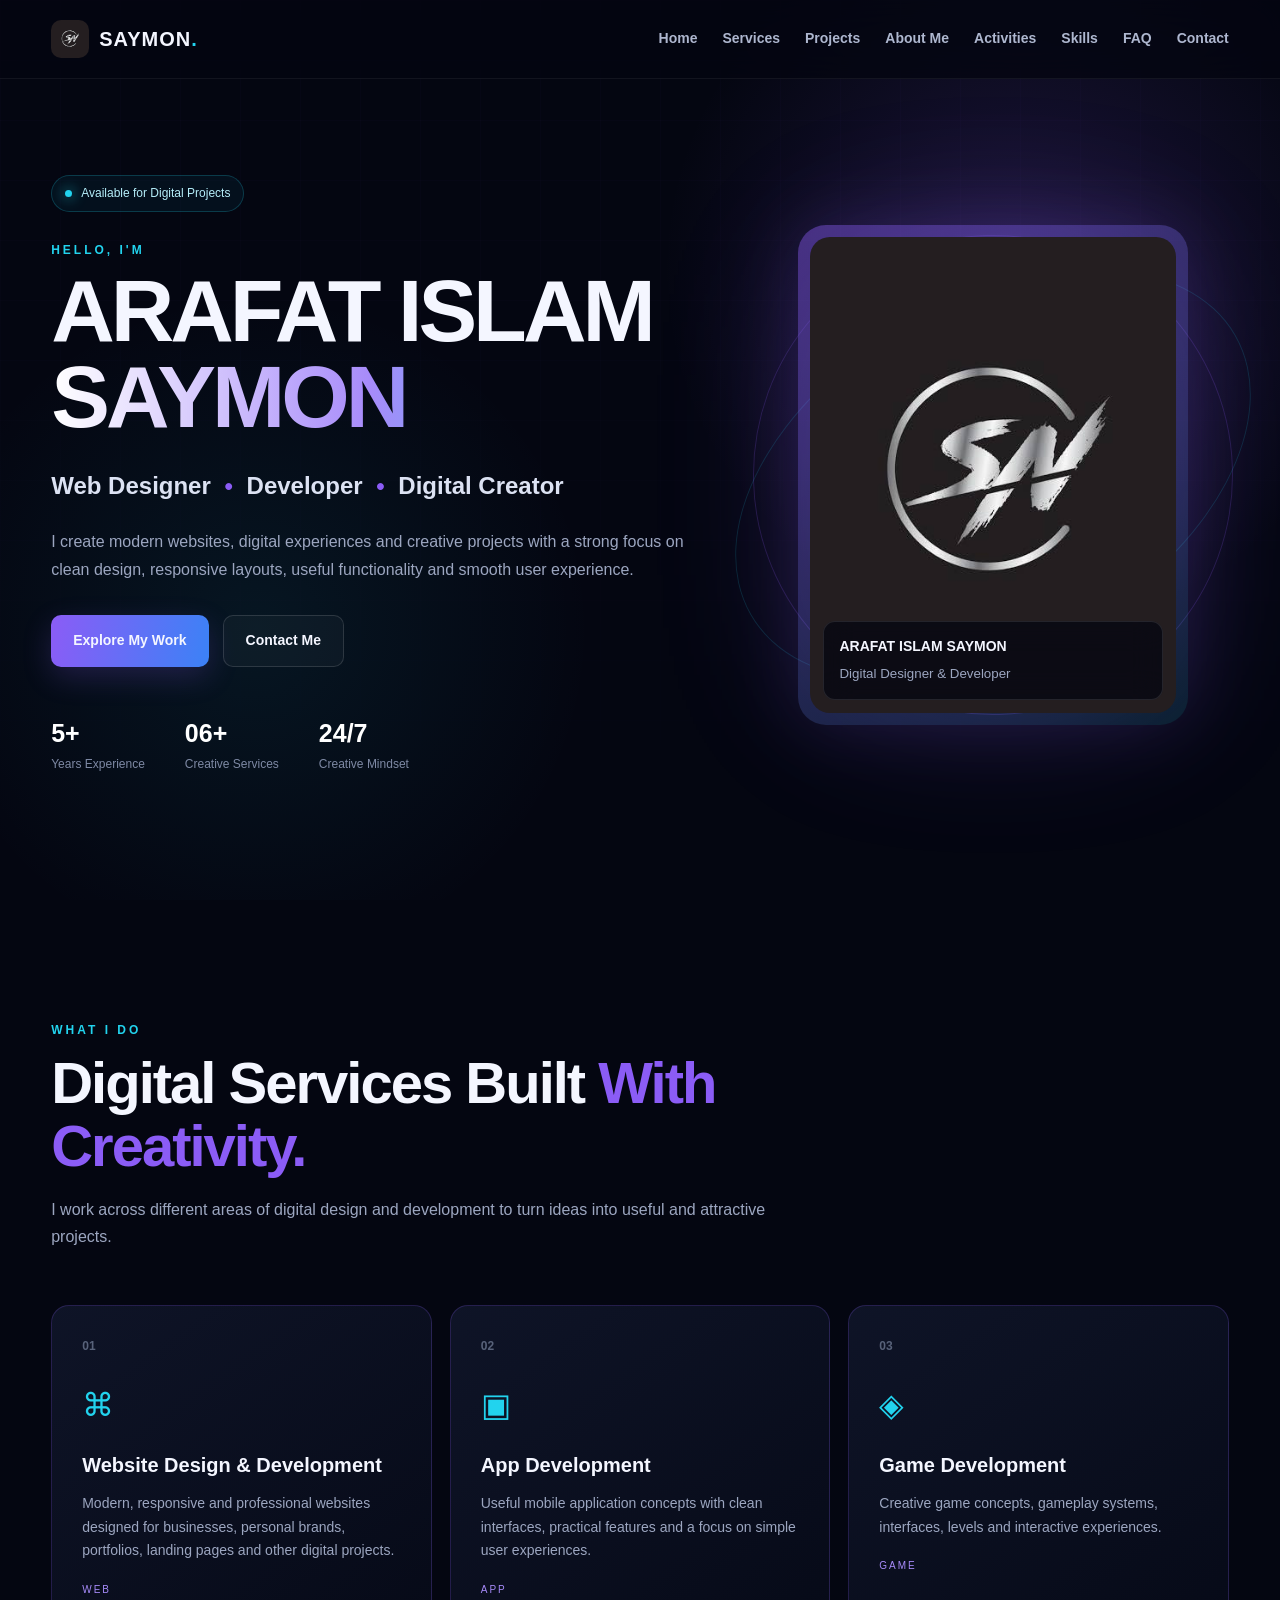
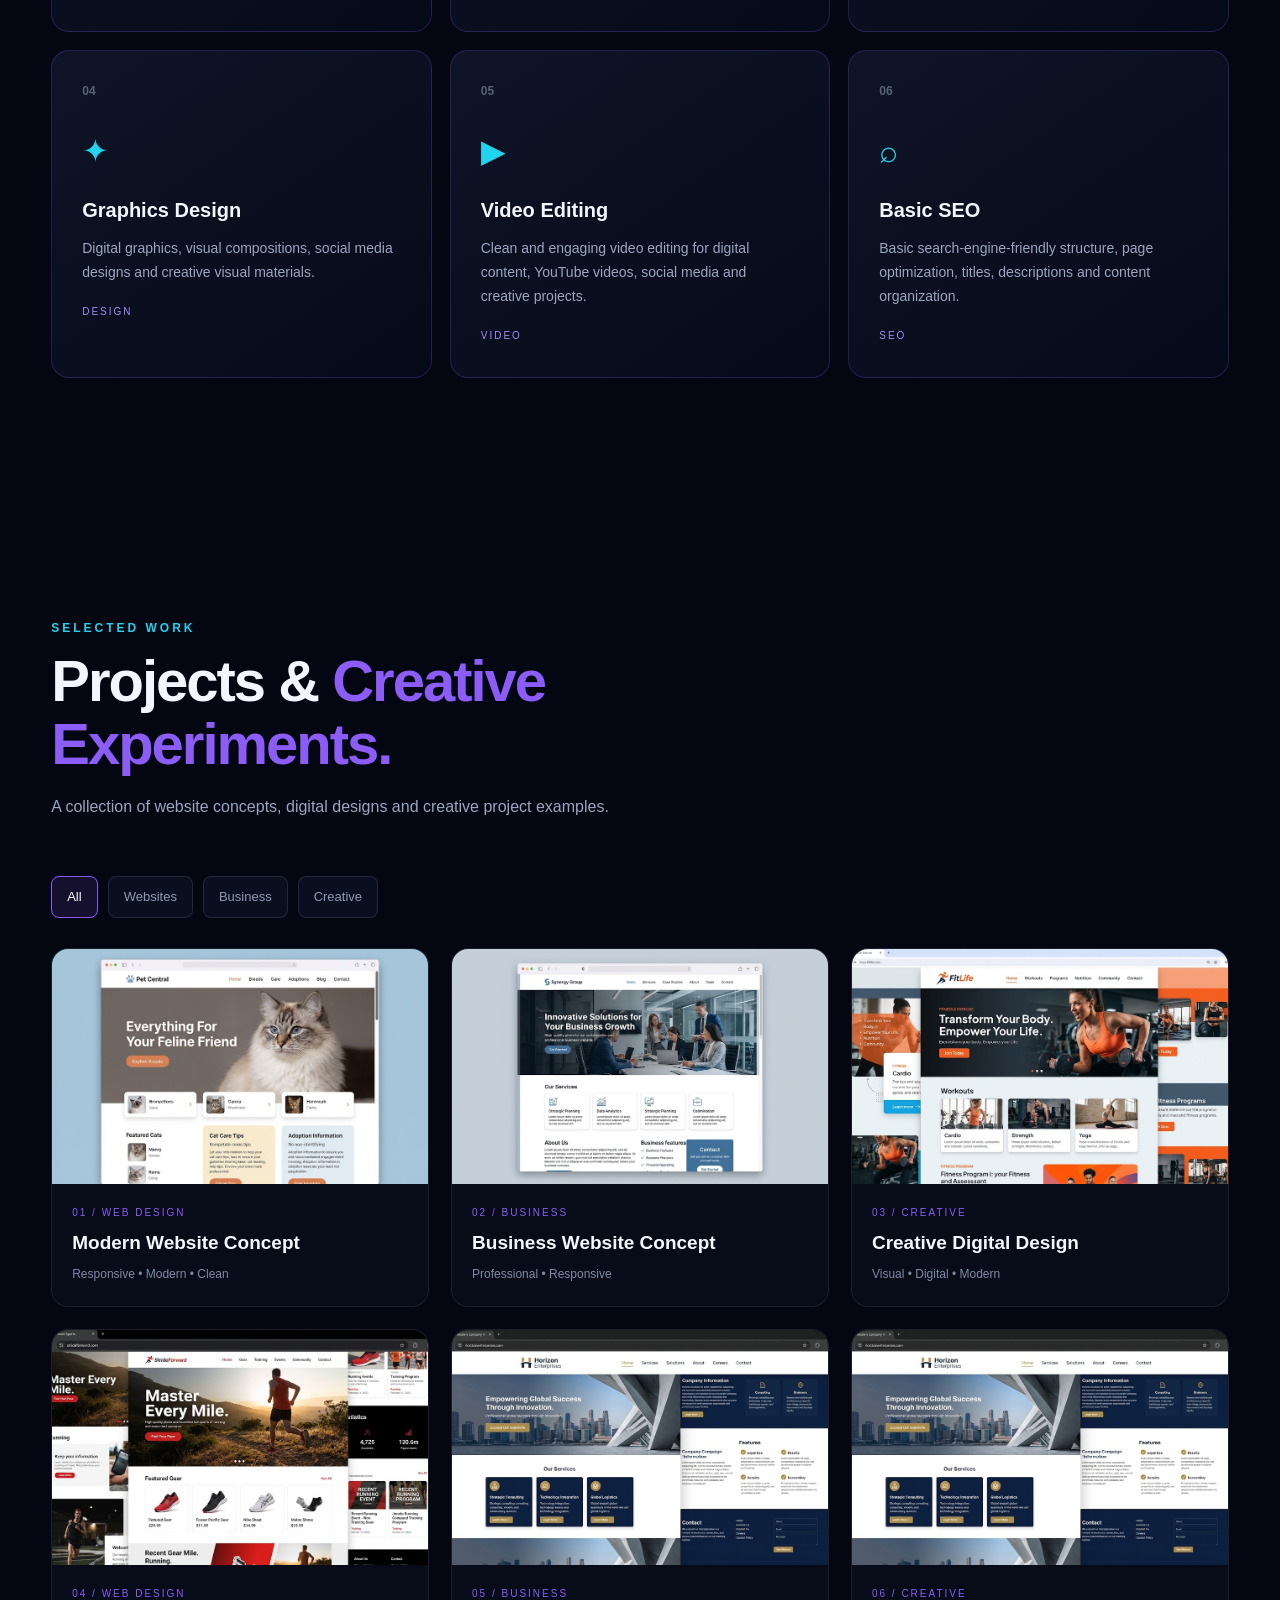
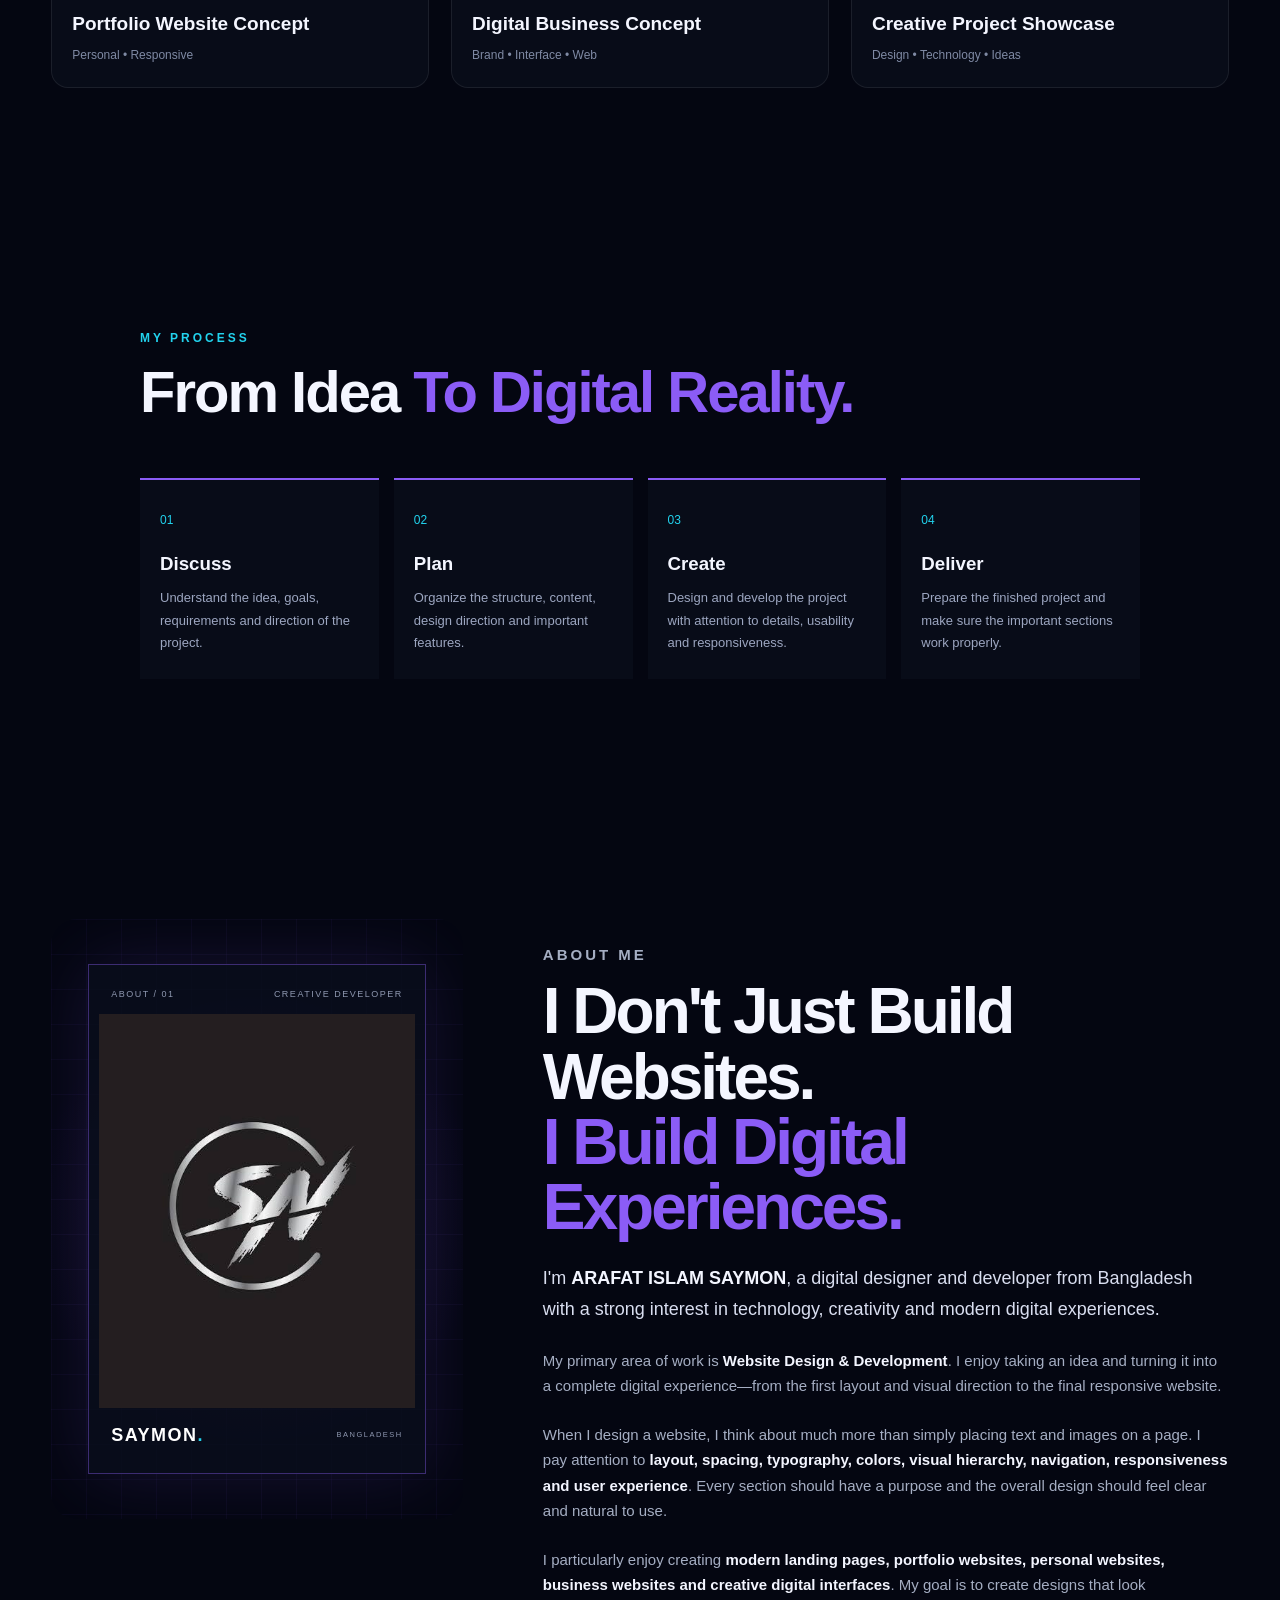
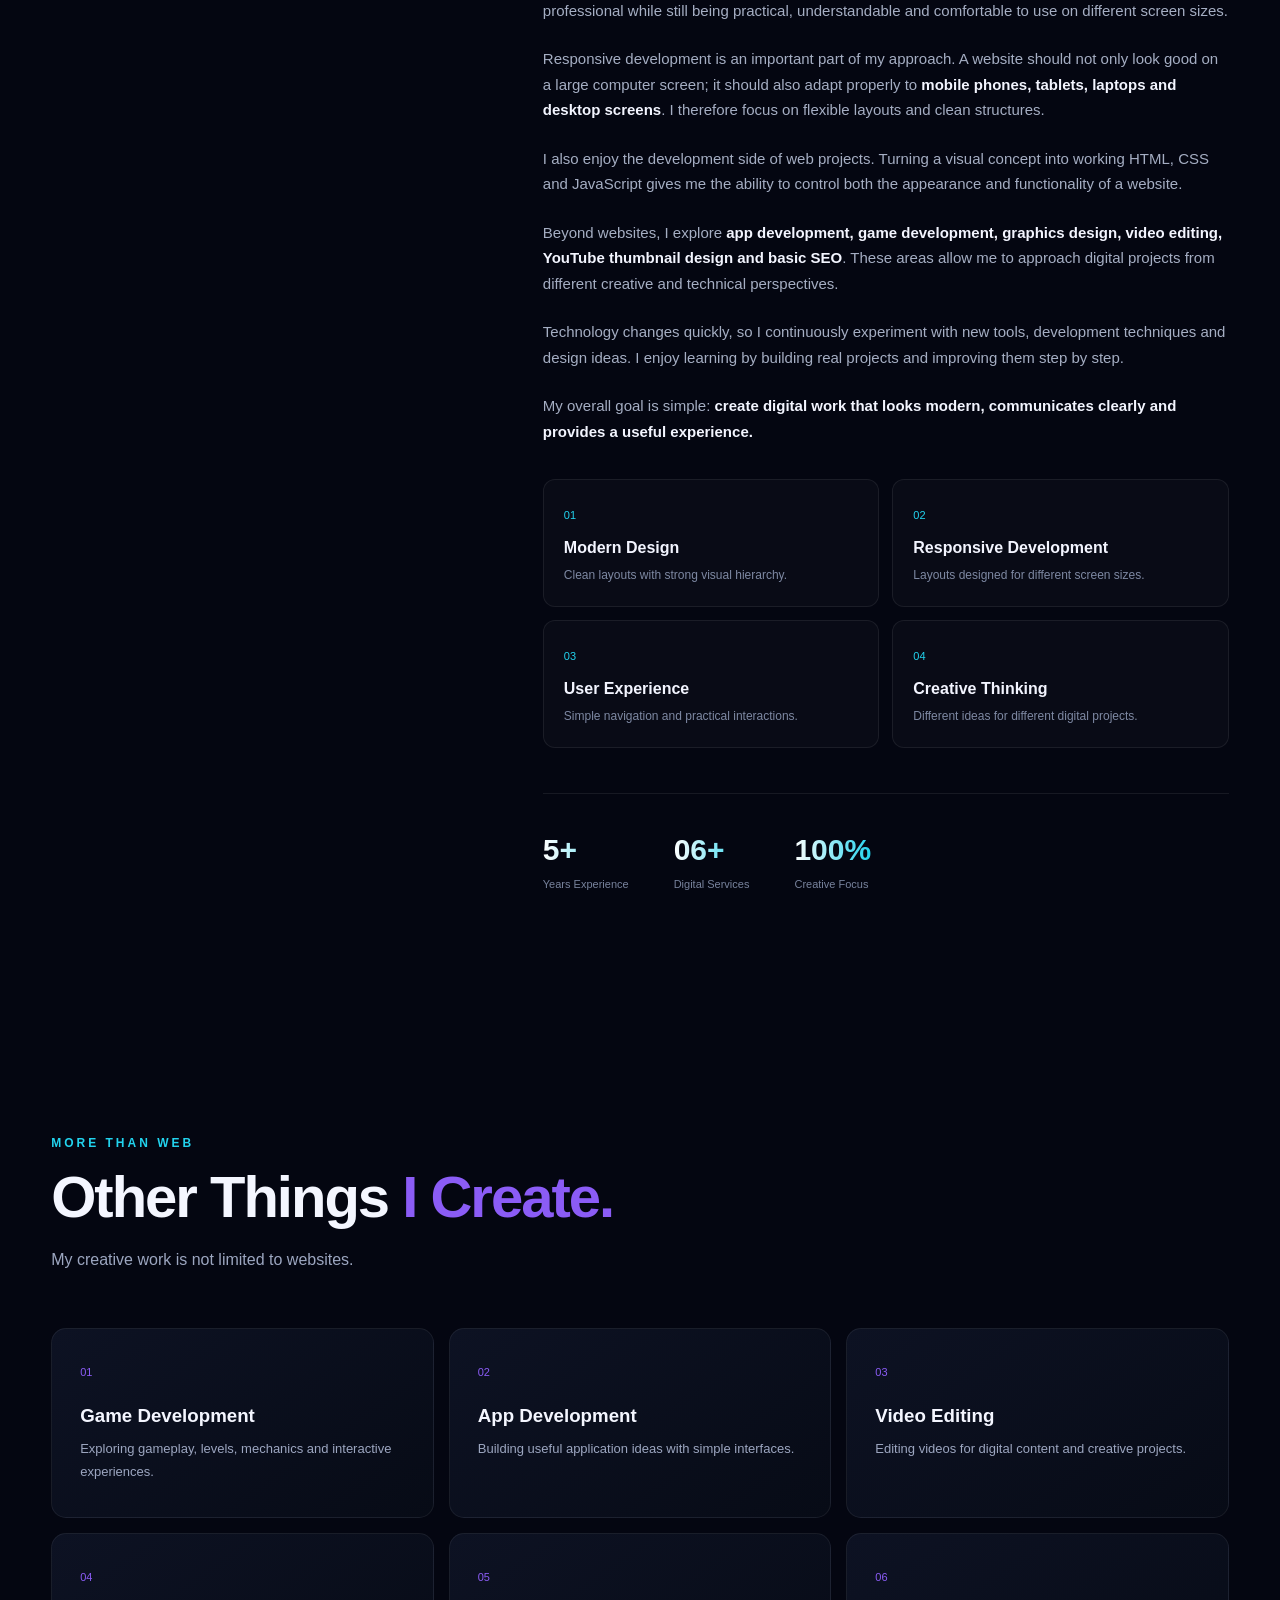
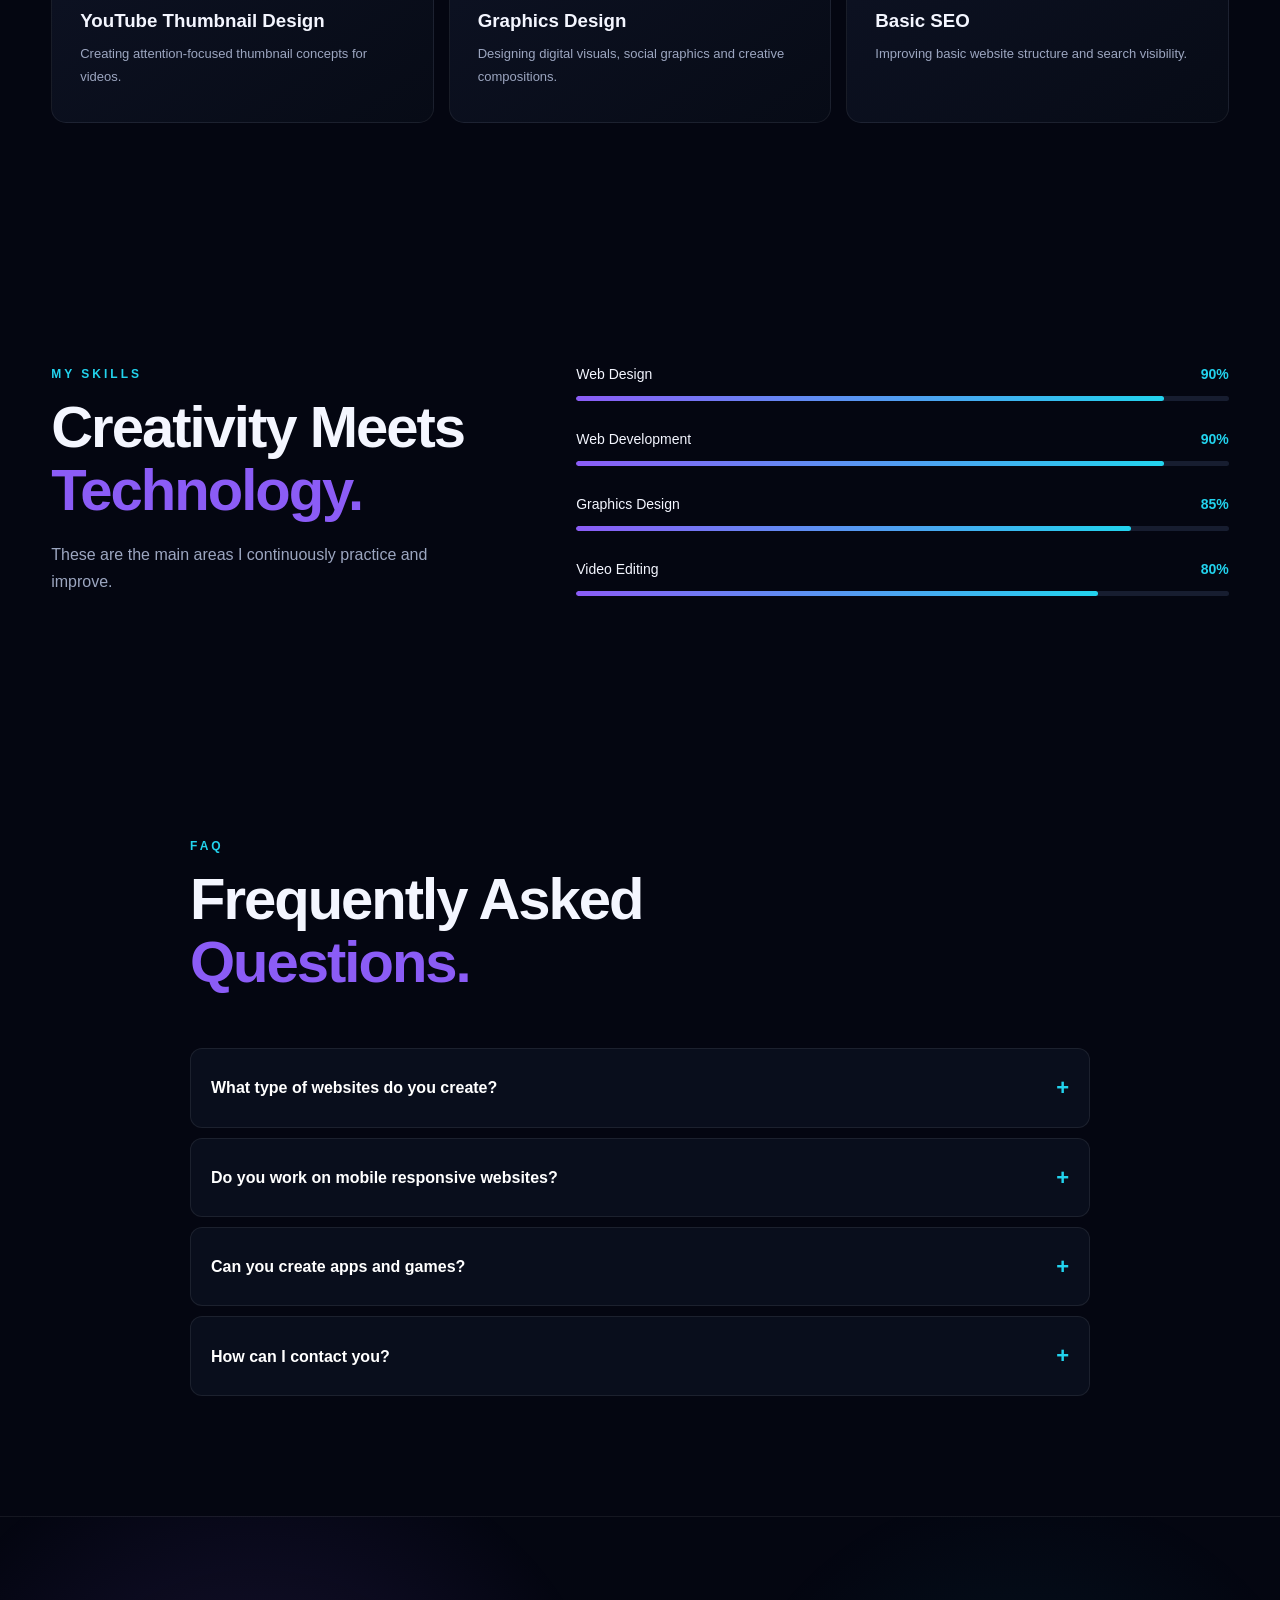
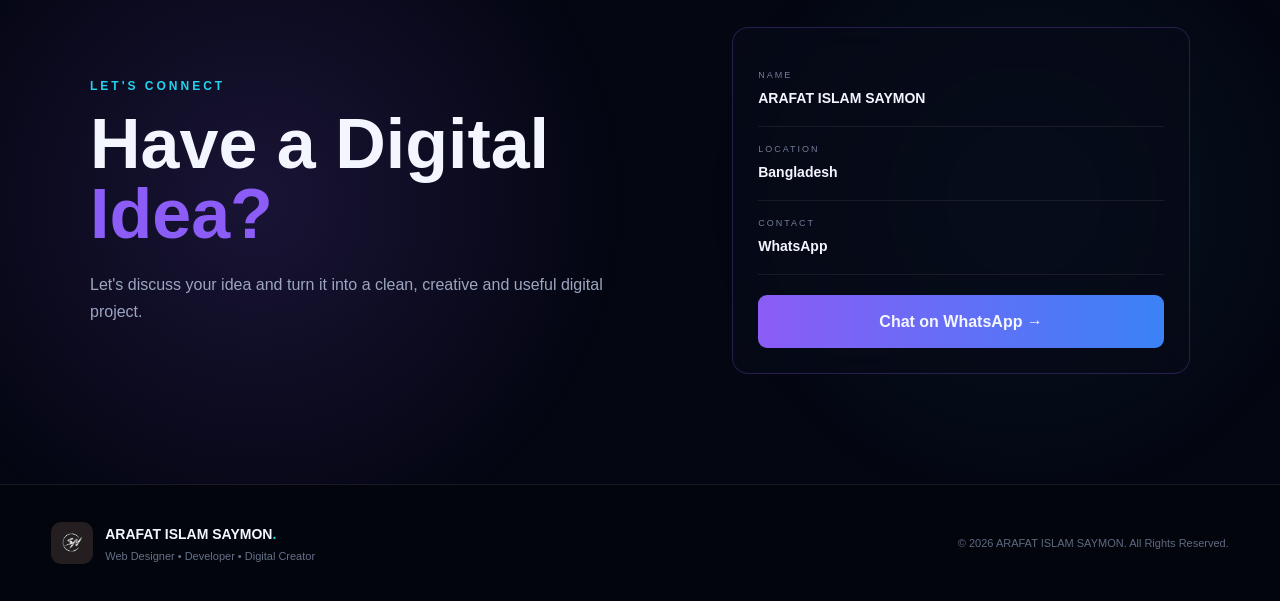
<file: index.html>
<!DOCTYPE html>
<html lang="en">
<head>
    <meta charset="UTF-8">
    <meta name="viewport" content="width=device-width, initial-scale=1.0">

    <title>ARAFAT ISLAM SAYMON | Digital Designer & Developer</title>

    <meta
        name="description"
        content="ARAFAT ISLAM SAYMON - Website Design & Development, App Development, Game Development, Graphics Design, Video Editing and Basic SEO."
    >

    <link rel="stylesheet" href="style.css">
</head>

<body>

<!-- ================= NAVBAR ================= -->

<header class="navbar">
    <div class="nav-container">

        <a href="#home" class="brand">
            <img src="images/logo.jpg" alt="ARAFAT ISLAM SAYMON Logo">
            <span>SAYMON<span class="dot">.</span></span>
        </a>

        <button class="menu-btn" id="menuBtn">
            ☰
        </button>

        <nav id="navMenu">
            <a href="#home">Home</a>
            <a href="#services">Services</a>
            <a href="#projects">Projects</a>
            <a href="#about">About Me</a>
            <a href="#activities">Activities</a>
            <a href="#skills">Skills</a>
            <a href="#faq">FAQ</a>
            <a href="#contact">Contact</a>
        </nav>

    </div>
</header>


<!-- ================= HERO ================= -->

<main>

<section class="hero" id="home">

    <div class="hero-grid"></div>

    <div class="hero-container">

        <div class="hero-content reveal">

            <div class="status">
                <span></span>
                Available for Digital Projects
            </div>

            <p class="hero-small">HELLO, I'M</p>

            <h1>
                ARAFAT ISLAM
                <span>SAYMON</span>
            </h1>

            <h2>
                Web Designer
                <span>•</span>
                Developer
                <span>•</span>
                Digital Creator
            </h2>

            <p class="hero-description">
                I create modern websites, digital experiences and creative
                projects with a strong focus on clean design, responsive
                layouts, useful functionality and smooth user experience.
            </p>

            <div class="hero-buttons">

                <a href="#projects" class="btn primary-btn">
                    Explore My Work
                </a>

                <a href="#contact" class="btn secondary-btn">
                    Contact Me
                </a>

            </div>

            <div class="hero-stats">

                <div>
                    <strong>5+</strong>
                    <span>Years Experience</span>
                </div>

                <div>
                    <strong>06+</strong>
                    <span>Creative Services</span>
                </div>

                <div>
                    <strong>24/7</strong>
                    <span>Creative Mindset</span>
                </div>

            </div>

        </div>


        <div class="hero-profile reveal">

            <div class="profile-orbit orbit-one"></div>
            <div class="profile-orbit orbit-two"></div>

            <div class="profile-card">

                <div class="profile-glow"></div>

                <img
                    src="images/profile.jpg"
                    alt="ARAFAT ISLAM SAYMON"
                >

                <div class="profile-label">
                    <span>ARAFAT ISLAM SAYMON</span>
                    <small>Digital Designer & Developer</small>
                </div>

            </div>

        </div>

    </div>

</section>



<!-- ================= SERVICES ================= -->

<section class="section" id="services">

    <div class="section-heading reveal">

        <p class="small-title">WHAT I DO</p>

        <h2>
            Digital Services Built
            <span>With Creativity.</span>
        </h2>

        <p>
            I work across different areas of digital design and development
            to turn ideas into useful and attractive projects.
        </p>

    </div>


    <div class="service-grid">

        <article class="service-card reveal">
            <div class="service-number">01</div>
            <div class="service-icon">⌘</div>

            <h3>Website Design & Development</h3>

            <p>
                Modern, responsive and professional websites designed for
                businesses, personal brands, portfolios, landing pages and
                other digital projects.
            </p>

            <span class="service-tag">WEB</span>
        </article>


        <article class="service-card reveal">
            <div class="service-number">02</div>
            <div class="service-icon">▣</div>

            <h3>App Development</h3>

            <p>
                Useful mobile application concepts with clean interfaces,
                practical features and a focus on simple user experiences.
            </p>

            <span class="service-tag">APP</span>
        </article>


        <article class="service-card reveal">
            <div class="service-number">03</div>
            <div class="service-icon">◈</div>

            <h3>Game Development</h3>

            <p>
                Creative game concepts, gameplay systems, interfaces,
                levels and interactive experiences.
            </p>

            <span class="service-tag">GAME</span>
        </article>


        <article class="service-card reveal">
            <div class="service-number">04</div>
            <div class="service-icon">✦</div>

            <h3>Graphics Design</h3>

            <p>
                Digital graphics, visual compositions, social media designs
                and creative visual materials.
            </p>

            <span class="service-tag">DESIGN</span>
        </article>


        <article class="service-card reveal">
            <div class="service-number">05</div>
            <div class="service-icon">▶</div>

            <h3>Video Editing</h3>

            <p>
                Clean and engaging video editing for digital content,
                YouTube videos, social media and creative projects.
            </p>

            <span class="service-tag">VIDEO</span>
        </article>


        <article class="service-card reveal">
            <div class="service-number">06</div>
            <div class="service-icon">⌕</div>

            <h3>Basic SEO</h3>

            <p>
                Basic search-engine-friendly structure, page optimization,
                titles, descriptions and content organization.
            </p>

            <span class="service-tag">SEO</span>
        </article>

    </div>

</section>



<!-- ================= PROJECTS ================= -->

<section class="section projects-section" id="projects">

    <div class="section-heading reveal">

        <p class="small-title">SELECTED WORK</p>

        <h2>
            Projects &
            <span>Creative Experiments.</span>
        </h2>

        <p>
            A collection of website concepts, digital designs and creative
            project examples.
        </p>

    </div>


    <div class="project-filter reveal">

        <button class="filter-btn active" data-filter="all">
            All
        </button>

        <button class="filter-btn" data-filter="website">
            Websites
        </button>

        <button class="filter-btn" data-filter="business">
            Business
        </button>

        <button class="filter-btn" data-filter="creative">
            Creative
        </button>

    </div>


    <div class="project-grid">

        <article class="project-card reveal" data-category="website">

            <div class="project-image">
                <img src="images/project-1.jpg" alt="Website Project 1">
                <div class="project-overlay">
                    <span>WEBSITE</span>
                </div>
            </div>

            <div class="project-info">
                <p>01 / WEB DESIGN</p>
                <h3>Modern Website Concept</h3>
                <span>Responsive • Modern • Clean</span>
            </div>

        </article>


        <article class="project-card reveal" data-category="business">

            <div class="project-image">
                <img src="images/project-2.jpg" alt="Business Project 2">
                <div class="project-overlay">
                    <span>BUSINESS</span>
                </div>
            </div>

            <div class="project-info">
                <p>02 / BUSINESS</p>
                <h3>Business Website Concept</h3>
                <span>Professional • Responsive</span>
            </div>

        </article>


        <article class="project-card reveal" data-category="creative">

            <div class="project-image">
                <img src="images/project-3.jpg" alt="Creative Project 3">
                <div class="project-overlay">
                    <span>CREATIVE</span>
                </div>
            </div>

            <div class="project-info">
                <p>03 / CREATIVE</p>
                <h3>Creative Digital Design</h3>
                <span>Visual • Digital • Modern</span>
            </div>

        </article>


        <article class="project-card reveal" data-category="website">

            <div class="project-image">
                <img src="images/project-4.jpg" alt="Website Project 4">
                <div class="project-overlay">
                    <span>WEBSITE</span>
                </div>
            </div>

            <div class="project-info">
                <p>04 / WEB DESIGN</p>
                <h3>Portfolio Website Concept</h3>
                <span>Personal • Responsive</span>
            </div>

        </article>


        <article class="project-card reveal" data-category="business">

            <div class="project-image">
                <img src="images/project-5.jpg" alt="Business Project 5">
                <div class="project-overlay">
                    <span>BUSINESS</span>
                </div>
            </div>

            <div class="project-info">
                <p>05 / BUSINESS</p>
                <h3>Digital Business Concept</h3>
                <span>Brand • Interface • Web</span>
            </div>

        </article>


        <article class="project-card reveal" data-category="creative">

            <div class="project-image">
                <img src="images/project-6.jpg" alt="Creative Project 6">
                <div class="project-overlay">
                    <span>CREATIVE</span>
                </div>
            </div>

            <div class="project-info">
                <p>06 / CREATIVE</p>
                <h3>Creative Project Showcase</h3>
                <span>Design • Technology • Ideas</span>
            </div>

        </article>

    </div>

</section>



<!-- ================= PROCESS ================= -->

<section class="section process-section">

    <div class="section-heading reveal">

        <p class="small-title">MY PROCESS</p>

        <h2>
            From Idea
            <span>To Digital Reality.</span>
        </h2>

    </div>


    <div class="process-grid">

        <div class="process-card reveal">
            <span>01</span>
            <h3>Discuss</h3>
            <p>
                Understand the idea, goals, requirements and direction of
                the project.
            </p>
        </div>


        <div class="process-card reveal">
            <span>02</span>
            <h3>Plan</h3>
            <p>
                Organize the structure, content, design direction and
                important features.
            </p>
        </div>


        <div class="process-card reveal">
            <span>03</span>
            <h3>Create</h3>
            <p>
                Design and develop the project with attention to details,
                usability and responsiveness.
            </p>
        </div>


        <div class="process-card reveal">
            <span>04</span>
            <h3>Deliver</h3>
            <p>
                Prepare the finished project and make sure the important
                sections work properly.
            </p>
        </div>

    </div>

</section>



<!-- ================= ABOUT ME ================= -->

<section class="section about-section" id="about">

    <div class="about-visual reveal">

        <div class="about-grid"></div>

        <div class="about-frame">

            <div class="about-top">
                <span>ABOUT / 01</span>
                <span>CREATIVE DEVELOPER</span>
            </div>

            <img
                src="images/profile.jpg"
                alt="ARAFAT ISLAM SAYMON"
            >

            <div class="about-bottom">
                <strong>SAYMON<span>.</span></strong>
                <small>BANGLADESH</small>
            </div>

        </div>

    </div>


    <div class="about-content reveal">

        <p class="small-title">ABOUT ME</p>

        <h2>
            I Don't Just Build Websites.
            <span>I Build Digital Experiences.</span>
        </h2>


        <p class="about-lead">
            I'm <strong>ARAFAT ISLAM SAYMON</strong>, a digital designer and
            developer from Bangladesh with a strong interest in technology,
            creativity and modern digital experiences.
        </p>


        <p>
            My primary area of work is
            <strong>Website Design & Development</strong>. I enjoy taking an
            idea and turning it into a complete digital experience—from the
            first layout and visual direction to the final responsive
            website.
        </p>


        <p>
            When I design a website, I think about much more than simply
            placing text and images on a page. I pay attention to
            <strong>layout, spacing, typography, colors, visual hierarchy,
            navigation, responsiveness and user experience</strong>.
            Every section should have a purpose and the overall design should
            feel clear and natural to use.
        </p>


        <p>
            I particularly enjoy creating
            <strong>modern landing pages, portfolio websites, personal
            websites, business websites and creative digital interfaces</strong>.
            My goal is to create designs that look professional while still
            being practical, understandable and comfortable to use on
            different screen sizes.
        </p>


        <p>
            Responsive development is an important part of my approach.
            A website should not only look good on a large computer screen;
            it should also adapt properly to
            <strong>mobile phones, tablets, laptops and desktop
            screens</strong>.
            I therefore focus on flexible layouts and clean structures.
        </p>


        <p>
            I also enjoy the development side of web projects. Turning a
            visual concept into working HTML, CSS and JavaScript gives me the
            ability to control both the appearance and functionality of a
            website.
        </p>


        <p>
            Beyond websites, I explore
            <strong>app development, game development, graphics design,
            video editing, YouTube thumbnail design and basic SEO</strong>.
            These areas allow me to approach digital projects from different
            creative and technical perspectives.
        </p>


        <p>
            Technology changes quickly, so I continuously experiment with
            new tools, development techniques and design ideas. I enjoy
            learning by building real projects and improving them step by
            step.
        </p>


        <p>
            My overall goal is simple:
            <strong>create digital work that looks modern, communicates
            clearly and provides a useful experience.</strong>
        </p>


        <div class="about-points">

            <div>
                <span>01</span>
                <strong>Modern Design</strong>
                <p>Clean layouts with strong visual hierarchy.</p>
            </div>

            <div>
                <span>02</span>
                <strong>Responsive Development</strong>
                <p>Layouts designed for different screen sizes.</p>
            </div>

            <div>
                <span>03</span>
                <strong>User Experience</strong>
                <p>Simple navigation and practical interactions.</p>
            </div>

            <div>
                <span>04</span>
                <strong>Creative Thinking</strong>
                <p>Different ideas for different digital projects.</p>
            </div>

        </div>


        <div class="about-numbers">

            <div>
                <strong>5+</strong>
                <span>Years Experience</span>
            </div>

            <div>
                <strong>06+</strong>
                <span>Digital Services</span>
            </div>

            <div>
                <strong>100%</strong>
                <span>Creative Focus</span>
            </div>

        </div>

    </div>

</section>



<!-- ================= ACTIVITIES ================= -->

<section class="section" id="activities">

    <div class="section-heading reveal">

        <p class="small-title">MORE THAN WEB</p>

        <h2>
            Other Things
            <span>I Create.</span>
        </h2>

        <p>
            My creative work is not limited to websites.
        </p>

    </div>


    <div class="activity-grid">

        <div class="activity-card reveal">
            <span>01</span>
            <h3>Game Development</h3>
            <p>
                Exploring gameplay, levels, mechanics and interactive
                experiences.
            </p>
        </div>


        <div class="activity-card reveal">
            <span>02</span>
            <h3>App Development</h3>
            <p>
                Building useful application ideas with simple interfaces.
            </p>
        </div>


        <div class="activity-card reveal">
            <span>03</span>
            <h3>Video Editing</h3>
            <p>
                Editing videos for digital content and creative projects.
            </p>
        </div>


        <div class="activity-card reveal">
            <span>04</span>
            <h3>YouTube Thumbnail Design</h3>
            <p>
                Creating attention-focused thumbnail concepts for videos.
            </p>
        </div>


        <div class="activity-card reveal">
            <span>05</span>
            <h3>Graphics Design</h3>
            <p>
                Designing digital visuals, social graphics and creative
                compositions.
            </p>
        </div>


        <div class="activity-card reveal">
            <span>06</span>
            <h3>Basic SEO</h3>
            <p>
                Improving basic website structure and search visibility.
            </p>
        </div>

    </div>

</section>



<!-- ================= SKILLS ================= -->

<section class="section skills-section" id="skills">

    <div class="skills-intro reveal">

        <p class="small-title">MY SKILLS</p>

        <h2>
            Creativity Meets
            <span>Technology.</span>
        </h2>

        <p>
            These are the main areas I continuously practice and improve.
        </p>

    </div>


    <div class="skills-list reveal">

        <div class="skill">

            <div class="skill-head">
                <span>Web Design</span>
                <strong>90%</strong>
            </div>

            <div class="skill-bar">
                <span style="width:90%"></span>
            </div>

        </div>


        <div class="skill">

            <div class="skill-head">
                <span>Web Development</span>
                <strong>90%</strong>
            </div>

            <div class="skill-bar">
                <span style="width:90%"></span>
            </div>

        </div>


        <div class="skill">

            <div class="skill-head">
                <span>Graphics Design</span>
                <strong>85%</strong>
            </div>

            <div class="skill-bar">
                <span style="width:85%"></span>
            </div>

        </div>


        <div class="skill">

            <div class="skill-head">
                <span>Video Editing</span>
                <strong>80%</strong>
            </div>

            <div class="skill-bar">
                <span style="width:80%"></span>
            </div>

        </div>

    </div>

</section>



<!-- ================= FAQ ================= -->

<section class="section faq-section" id="faq">

    <div class="section-heading reveal">

        <p class="small-title">FAQ</p>

        <h2>
            Frequently Asked
            <span>Questions.</span>
        </h2>

    </div>


    <div class="faq-list">

        <div class="faq-item reveal">

            <button class="faq-question">
                What type of websites do you create?
                <span>+</span>
            </button>

            <div class="faq-answer">
                <p>
                    I can work on portfolio websites, personal websites,
                    landing pages, business websites and other modern
                    responsive website concepts.
                </p>
            </div>

        </div>


        <div class="faq-item reveal">

            <button class="faq-question">
                Do you work on mobile responsive websites?
                <span>+</span>
            </button>

            <div class="faq-answer">
                <p>
                    Yes. Responsive design is an important part of my web
                    development approach so the layout can adapt to phones,
                    tablets and computers.
                </p>
            </div>

        </div>


        <div class="faq-item reveal">

            <button class="faq-question">
                Can you create apps and games?
                <span>+</span>
            </button>

            <div class="faq-answer">
                <p>
                    Yes. App and game development are also areas that I
                    explore and work on as part of my digital projects.
                </p>
            </div>

        </div>


        <div class="faq-item reveal">

            <button class="faq-question">
                How can I contact you?
                <span>+</span>
            </button>

            <div class="faq-answer">
                <p>
                    You can contact me directly through WhatsApp using the
                    contact button below.
                </p>
            </div>

        </div>

    </div>

</section>



<!-- ================= CONTACT ================= -->

<section class="contact-section" id="contact">

    <div class="contact-glow"></div>

    <div class="contact-container reveal">

        <div>

            <p class="small-title">LET'S CONNECT</p>

            <h2>
                Have a Digital
                <span>Idea?</span>
            </h2>

            <p>
                Let's discuss your idea and turn it into a clean,
                creative and useful digital project.
            </p>

        </div>


        <div class="contact-card">

            <div class="contact-row">
                <span>NAME</span>
                <strong>ARAFAT ISLAM SAYMON</strong>
            </div>

            <div class="contact-row">
                <span>LOCATION</span>
                <strong>Bangladesh</strong>
            </div>

            <div class="contact-row">
                <span>CONTACT</span>
                <strong>WhatsApp</strong>
            </div>

            <a
                class="whatsapp-btn"
                href="https://wa.me/8801626450128"
                target="_blank"
                rel="noopener"
            >
                Chat on WhatsApp →
            </a>

        </div>

    </div>

</section>

</main>



<!-- ================= FOOTER ================= -->

<footer>

    <div class="footer-container">

        <div class="footer-brand">

            <img src="images/logo.jpg" alt="Saymon Logo">

            <div>
                <strong>ARAFAT ISLAM SAYMON<span>.</span></strong>

                <p>
                    Web Designer • Developer • Digital Creator
                </p>
            </div>

        </div>


        <p class="copyright">
            © 2026 ARAFAT ISLAM SAYMON. All Rights Reserved.
        </p>

    </div>

</footer>


<script src="script.js"></script>

</body>
</html>
</file>
<file: style.css>
/* =====================================================
   SAYMON PORTFOLIO
   DIGITAL / NEON / MODERN DESIGN
===================================================== */

* {
    margin: 0;
    padding: 0;
    box-sizing: border-box;
}

html {
    scroll-behavior: smooth;
}

body {
    font-family: Arial, Helvetica, sans-serif;
    background: #040611;
    color: #f4f6ff;
    line-height: 1.7;
    overflow-x: hidden;
}

body::selection {
    background: #8b5cf6;
    color: white;
}

a {
    color: inherit;
    text-decoration: none;
}

img {
    display: block;
    max-width: 100%;
}

button {
    font: inherit;
}

:root {
    --bg: #040611;
    --bg2: #080b18;
    --card: #0b1020;
    --card2: #10162a;

    --white: #f6f7ff;
    --muted: #9ca6c0;

    --purple: #8b5cf6;
    --purple2: #a855f7;

    --cyan: #22d3ee;
    --blue: #3b82f6;

    --border: rgba(139, 92, 246, 0.22);
}


/* =====================================================
   NAVBAR
===================================================== */

.navbar {
    position: fixed;
    top: 0;
    left: 0;
    width: 100%;
    z-index: 1000;

    background: rgba(4, 6, 17, 0.78);
    backdrop-filter: blur(18px);

    border-bottom: 1px solid rgba(255,255,255,0.06);
}

.nav-container {
    width: min(1180px, 92%);
    margin: auto;

    min-height: 78px;

    display: flex;
    align-items: center;
    justify-content: space-between;
}

.brand {
    display: flex;
    align-items: center;
    gap: 10px;

    font-size: 20px;
    font-weight: 900;
    letter-spacing: 1px;
}

.brand img {
    width: 38px;
    height: 38px;
    object-fit: cover;
    border-radius: 10px;
}

.brand .dot {
    color: var(--cyan);
}

nav {
    display: flex;
    align-items: center;
    gap: 25px;
}

nav a {
    color: #aeb7cf;
    font-size: 14px;
    font-weight: 600;

    transition: 0.25s;
}

nav a:hover {
    color: white;
}

.menu-btn {
    display: none;

    border: 1px solid var(--border);
    background: #0c1122;
    color: white;

    padding: 8px 11px;
    border-radius: 8px;

    cursor: pointer;
}


/* =====================================================
   HERO
===================================================== */

.hero {
    min-height: 100vh;

    position: relative;
    overflow: hidden;

    display: flex;
    align-items: center;

    padding: 140px 0 90px;

    background:
        radial-gradient(circle at 80% 30%, rgba(139,92,246,0.18), transparent 30%),
        radial-gradient(circle at 20% 70%, rgba(34,211,238,0.08), transparent 28%);
}

.hero-grid {
    position: absolute;
    inset: 0;

    opacity: 0.18;

    background-image:
        linear-gradient(rgba(139,92,246,0.13) 1px, transparent 1px),
        linear-gradient(90deg, rgba(139,92,246,0.13) 1px, transparent 1px);

    background-size: 60px 60px;

    mask-image: linear-gradient(to bottom, black, transparent);
}

.hero-container {
    width: min(1180px, 92%);
    margin: auto;

    position: relative;
    z-index: 2;

    display: grid;
    grid-template-columns: 1.15fr 0.85fr;

    align-items: center;
    gap: 70px;
}

.status {
    display: inline-flex;
    align-items: center;
    gap: 9px;

    padding: 7px 13px;

    border: 1px solid rgba(34,211,238,0.22);
    background: rgba(34,211,238,0.05);

    border-radius: 30px;

    color: #b5eefa;
    font-size: 12px;
}

.status span {
    width: 7px;
    height: 7px;

    border-radius: 50%;
    background: #22d3ee;

    box-shadow: 0 0 14px #22d3ee;
}

.hero-small,
.small-title {
    color: var(--cyan);

    font-size: 12px;
    font-weight: 800;

    letter-spacing: 3px;
}

.hero-small {
    margin-top: 28px;
}

.hero h1 {
    margin-top: 8px;

    font-size: clamp(48px, 7vw, 88px);
    line-height: 0.98;

    letter-spacing: -4px;
}

.hero h1 span {
    display: block;

    background: linear-gradient(
        90deg,
        #ffffff,
        #a78bfa,
        #22d3ee
    );

    -webkit-background-clip: text;
    background-clip: text;

    color: transparent;
}

.hero h2 {
    margin-top: 25px;

    font-size: clamp(17px, 2vw, 24px);

    color: #dce2f3;
}

.hero h2 span {
    color: var(--purple);
    margin: 0 7px;
}

.hero-description {
    max-width: 650px;

    margin-top: 22px;

    color: var(--muted);
    font-size: 16px;
}

.hero-buttons {
    display: flex;
    gap: 14px;

    margin-top: 32px;
}

.btn {
    display: inline-flex;

    align-items: center;
    justify-content: center;

    padding: 13px 22px;

    border-radius: 10px;

    font-weight: 700;
    font-size: 14px;

    transition: 0.3s;
}

.primary-btn {
    background: linear-gradient(
        100deg,
        var(--purple),
        var(--blue)
    );

    box-shadow:
        0 10px 30px rgba(139,92,246,0.2);
}

.primary-btn:hover {
    transform: translateY(-3px);
}

.secondary-btn {
    border: 1px solid rgba(255,255,255,0.13);
    background: rgba(255,255,255,0.03);
}

.secondary-btn:hover {
    border-color: var(--cyan);
    color: var(--cyan);
}

.hero-stats {
    display: flex;
    gap: 40px;

    margin-top: 45px;
}

.hero-stats div {
    display: flex;
    flex-direction: column;
}

.hero-stats strong {
    font-size: 25px;
    color: white;
}

.hero-stats span {
    color: #7e89a4;
    font-size: 12px;
}


/* HERO PROFILE */

.hero-profile {
    position: relative;

    display: flex;
    justify-content: center;
    align-items: center;

    min-height: 500px;
}

.profile-card {
    width: min(390px, 90vw);
    aspect-ratio: 0.78;

    position: relative;

    padding: 12px;

    border-radius: 28px;

    background:
        linear-gradient(
            145deg,
            rgba(139,92,246,0.45),
            rgba(34,211,238,0.12)
        );

    box-shadow:
        0 0 70px rgba(139,92,246,0.15);
}

.profile-card img {
    width: 100%;
    height: 100%;

    object-fit: cover;

    border-radius: 20px;

    position: relative;
    z-index: 2;
}

.profile-glow {
    position: absolute;

    width: 80%;
    height: 80%;

    left: 10%;
    top: 10%;

    background: var(--purple);

    filter: blur(90px);
    opacity: 0.3;
}

.profile-label {
    position: absolute;

    left: 25px;
    right: 25px;
    bottom: 25px;

    z-index: 5;

    padding: 13px 15px;

    border-radius: 12px;

    background: rgba(4,6,17,0.75);
    backdrop-filter: blur(15px);

    border: 1px solid rgba(255,255,255,0.1);
}

.profile-label span {
    display: block;

    font-size: 14px;
    font-weight: 800;
}

.profile-label small {
    color: #9ca6c0;
}

.profile-orbit {
    position: absolute;

    border: 1px solid rgba(139,92,246,0.2);

    border-radius: 50%;
}

.orbit-one {
    width: 480px;
    height: 480px;

    transform: rotate(20deg);
}

.orbit-two {
    width: 560px;
    height: 350px;

    border-color: rgba(34,211,238,0.15);

    transform: rotate(-30deg);
}


/* =====================================================
   GENERAL SECTION
===================================================== */

.section {
    width: min(1180px, 92%);
    margin: auto;

    padding: 120px 0;
}

.section-heading {
    max-width: 720px;

    margin-bottom: 55px;
}

.section-heading h2,
.skills-intro h2 {
    margin-top: 12px;

    font-size: clamp(34px, 5vw, 58px);
    line-height: 1.08;

    letter-spacing: -2px;
}

.section-heading h2 span,
.skills-intro h2 span,
.contact-section h2 span {
    color: var(--purple);
}

.section-heading > p:last-child {
    margin-top: 18px;

    color: var(--muted);
}


/* =====================================================
   SERVICES
===================================================== */

.service-grid {
    display: grid;

    grid-template-columns: repeat(3, 1fr);

    gap: 18px;
}

.service-card {
    position: relative;

    padding: 30px;

    min-height: 270px;

    border: 1px solid var(--border);

    background:
        linear-gradient(
            145deg,
            rgba(16,22,42,0.9),
            rgba(7,11,25,0.9)
        );

    border-radius: 18px;

    overflow: hidden;

    transition: 0.35s;
}

.service-card::after {
    content: "";

    position: absolute;

    width: 130px;
    height: 130px;

    right: -60px;
    bottom: -60px;

    border-radius: 50%;

    background: var(--purple);
    filter: blur(60px);

    opacity: 0;

    transition: 0.35s;
}

.service-card:hover {
    transform: translateY(-8px);

    border-color: rgba(139,92,246,0.55);
}

.service-card:hover::after {
    opacity: 0.25;
}

.service-number {
    color: #58627a;
    font-size: 12px;
    font-weight: 800;
}

.service-icon {
    margin-top: 22px;

    font-size: 32px;
    color: var(--cyan);
}

.service-card h3 {
    margin-top: 15px;

    font-size: 20px;
}

.service-card p {
    margin-top: 10px;

    color: var(--muted);
    font-size: 14px;
}

.service-tag {
    display: inline-block;

    margin-top: 18px;

    font-size: 10px;
    letter-spacing: 2px;

    color: #a78bfa;
}


/* =====================================================
   PROJECTS
===================================================== */

.projects-section {
    max-width: 1300px;
}

.project-filter {
    display: flex;
    flex-wrap: wrap;
    gap: 10px;

    margin-bottom: 30px;
}

.filter-btn {
    border: 1px solid rgba(255,255,255,0.1);

    background: #0a0f1f;
    color: #8f99b2;

    padding: 9px 15px;

    border-radius: 8px;

    cursor: pointer;

    font-size: 13px;
}

.filter-btn.active,
.filter-btn:hover {
    color: white;

    border-color: var(--purple);

    background: rgba(139,92,246,0.12);
}

.project-grid {
    display: grid;

    grid-template-columns: repeat(3, 1fr);

    gap: 22px;
}

.project-card {
    overflow: hidden;

    border-radius: 17px;

    border: 1px solid rgba(255,255,255,0.08);

    background: #080c18;

    transition: 0.3s;
}

.project-card:hover {
    transform: translateY(-7px);
}

.project-card.hide {
    display: none;
}

.project-image {
    position: relative;

    aspect-ratio: 16 / 10;

    overflow: hidden;
}

.project-image img {
    width: 100%;
    height: 100%;

    object-fit: cover;

    transition: 0.5s;
}

.project-card:hover img {
    transform: scale(1.05);
}

.project-overlay {
    position: absolute;

    inset: 0;

    display: flex;
    align-items: flex-end;

    padding: 18px;

    background: linear-gradient(
        transparent,
        rgba(3,5,14,0.85)
    );

    opacity: 0;

    transition: 0.3s;
}

.project-card:hover .project-overlay {
    opacity: 1;
}

.project-overlay span {
    color: var(--cyan);

    font-size: 11px;
    letter-spacing: 2px;
}

.project-info {
    padding: 20px;
}

.project-info p {
    color: var(--purple);

    font-size: 10px;
    letter-spacing: 2px;
}

.project-info h3 {
    margin-top: 6px;

    font-size: 19px;
}

.project-info span {
    color: #7f8aa4;

    font-size: 12px;
}


/* =====================================================
   PROCESS
===================================================== */

.process-section {
    max-width: 1000px;
}

.process-grid {
    display: grid;

    grid-template-columns: repeat(4, 1fr);

    gap: 15px;
}

.process-card {
    padding: 25px 20px;

    border-top: 2px solid var(--purple);

    background: #080c18;
}

.process-card span {
    color: var(--cyan);
    font-size: 12px;
}

.process-card h3 {
    margin-top: 15px;
}

.process-card p {
    margin-top: 8px;

    color: var(--muted);
    font-size: 13px;
}


/* =====================================================
   ABOUT ME
===================================================== */

.about-section {
    max-width: 1300px;

    display: grid;

    grid-template-columns: 0.75fr 1.25fr;

    gap: 80px;

    align-items: start;
}

.about-visual {
    position: sticky;
    top: 120px;

    min-height: 600px;

    display: flex;
    align-items: center;
    justify-content: center;

    overflow: hidden;

    border-radius: 25px;

    background:
        radial-gradient(
            circle at center,
            rgba(139,92,246,0.16),
            transparent 65%
        );
}

.about-grid {
    position: absolute;
    inset: 0;

    background-image:
        linear-gradient(
            rgba(139,92,246,0.12) 1px,
            transparent 1px
        ),
        linear-gradient(
            90deg,
            rgba(139,92,246,0.12) 1px,
            transparent 1px
        );

    background-size: 35px 35px;

    opacity: 0.4;
}

.about-frame {
    width: 82%;

    position: relative;

    padding: 10px;

    border: 1px solid rgba(139,92,246,0.4);

    background: rgba(10,14,29,0.8);

    box-shadow: 0 0 70px rgba(139,92,246,0.14);
}

.about-frame img {
    width: 100%;
    aspect-ratio: 0.8;

    object-fit: cover;
}

.about-top,
.about-bottom {
    display: flex;

    justify-content: space-between;
    align-items: center;

    padding: 12px;

    color: #8e98b0;

    font-size: 9px;
    letter-spacing: 1.5px;
}

.about-bottom strong {
    font-size: 18px;
    color: white;
}

.about-bottom strong span {
    color: var(--cyan);
}

.about-content .small-title {
    margin-bottom: 12px;
}

.about-content h2 {
    max-width: 850px;

    font-size: clamp(38px, 5vw, 67px);

    line-height: 1.02;

    letter-spacing: -3px;
}

.about-content h2 span {
    display: block;
    color: var(--purple);
}

.about-content > p {
    max-width: 850px;

    margin-top: 23px;

    color: #a5aec3;

    font-size: 15px;
}

.about-content .about-lead {
    color: #d9def0;

    font-size: 18px;
}

.about-content strong {
    color: #f3f5ff;
}

.about-points {
    display: grid;

    grid-template-columns: repeat(2, 1fr);

    gap: 13px;

    margin-top: 35px;
}

.about-points > div {
    padding: 20px;

    background: rgba(255,255,255,0.025);

    border: 1px solid rgba(255,255,255,0.07);

    border-radius: 12px;

    transition: 0.3s;
}

.about-points > div:hover {
    border-color: rgba(34,211,238,0.3);
    transform: translateY(-3px);
}

.about-points span {
    color: var(--cyan);

    font-size: 11px;
}

.about-points strong {
    display: block;

    margin-top: 7px;

    font-size: 16px;
}

.about-points p {
    margin-top: 4px;

    color: #7e89a3;

    font-size: 12px;
}

.about-numbers {
    display: flex;

    gap: 45px;

    margin-top: 45px;

    padding-top: 30px;

    border-top: 1px solid rgba(255,255,255,0.08);
}

.about-numbers div {
    display: flex;
    flex-direction: column;
}

.about-numbers strong {
    font-size: 30px;

    background:
        linear-gradient(
            90deg,
            white,
            var(--cyan)
        );

    -webkit-background-clip: text;
    background-clip: text;

    color: transparent;
}

.about-numbers span {
    color: #78839d;
    font-size: 11px;
}


/* =====================================================
   ACTIVITIES
===================================================== */

.activity-grid {
    display: grid;

    grid-template-columns: repeat(3, 1fr);

    gap: 15px;
}

.activity-card {
    padding: 28px;

    min-height: 190px;

    border: 1px solid rgba(255,255,255,0.07);

    background:
        linear-gradient(
            145deg,
            #0d1223,
            #070b16
        );

    border-radius: 15px;

    transition: 0.3s;
}

.activity-card:hover {
    border-color: rgba(34,211,238,0.3);
    transform: translateY(-5px);
}

.activity-card span {
    color: var(--purple);

    font-size: 11px;
}

.activity-card h3 {
    margin-top: 15px;
}

.activity-card p {
    margin-top: 7px;

    color: var(--muted);
    font-size: 13px;
}


/* =====================================================
   SKILLS
===================================================== */

.skills-section {
    display: grid;

    grid-template-columns: 0.8fr 1.2fr;

    gap: 90px;

    align-items: center;
}

.skills-intro > p:last-child {
    margin-top: 20px;
    color: var(--muted);
}

.skills-list {
    display: flex;
    flex-direction: column;

    gap: 27px;
}

.skill-head {
    display: flex;
    justify-content: space-between;

    font-size: 14px;
}

.skill-head strong {
    color: var(--cyan);
}

.skill-bar {
    height: 5px;

    margin-top: 9px;

    border-radius: 10px;

    background: #171d30;

    overflow: hidden;
}

.skill-bar span {
    display: block;

    height: 100%;

    border-radius: inherit;

    background:
        linear-gradient(
            90deg,
            var(--purple),
            var(--cyan)
        );
}


/* =====================================================
   FAQ
===================================================== */

.faq-section {
    max-width: 900px;
}

.faq-list {
    display: flex;
    flex-direction: column;

    gap: 10px;
}

.faq-item {
    border: 1px solid rgba(255,255,255,0.08);

    border-radius: 12px;

    background: #090e1c;

    overflow: hidden;
}

.faq-question {
    width: 100%;

    padding: 20px;

    display: flex;

    justify-content: space-between;
    align-items: center;

    border: none;

    background: transparent;
    color: white;

    text-align: left;

    cursor: pointer;

    font-weight: 700;
}

.faq-question span {
    color: var(--cyan);

    font-size: 22px;

    transition: 0.3s;
}

.faq-item.active .faq-question span {
    transform: rotate(45deg);
}

.faq-answer {
    max-height: 0;

    overflow: hidden;

    transition: 0.35s;
}

.faq-answer p {
    padding: 0 20px 20px;

    color: var(--muted);

    font-size: 14px;
}


/* =====================================================
   CONTACT
===================================================== */

.contact-section {
    position: relative;

    overflow: hidden;

    padding: 110px 0;

    border-top: 1px solid rgba(255,255,255,0.07);
    border-bottom: 1px solid rgba(255,255,255,0.07);

    background:
        radial-gradient(
            circle at 20% 50%,
            rgba(139,92,246,0.16),
            transparent 35%
        ),
        radial-gradient(
            circle at 80% 50%,
            rgba(34,211,238,0.08),
            transparent 30%
        );
}

.contact-container {
    width: min(1100px, 92%);
    margin: auto;

    display: grid;

    grid-template-columns: 1fr 0.8fr;

    gap: 70px;

    align-items: center;

    position: relative;
    z-index: 2;
}

.contact-section h2 {
    margin-top: 12px;

    font-size: clamp(40px, 6vw, 70px);

    line-height: 1;
}

.contact-section > .contact-container > div:first-child > p:last-child {
    max-width: 550px;

    margin-top: 22px;

    color: var(--muted);
}

.contact-card {
    padding: 25px;

    border: 1px solid rgba(139,92,246,0.25);

    border-radius: 16px;

    background: rgba(7,11,24,0.72);

    backdrop-filter: blur(15px);
}

.contact-row {
    padding: 15px 0;

    border-bottom: 1px solid rgba(255,255,255,0.07);
}

.contact-row span {
    display: block;

    color: #737e99;

    font-size: 9px;
    letter-spacing: 2px;
}

.contact-row strong {
    display: block;

    margin-top: 4px;

    font-size: 14px;
}

.whatsapp-btn {
    display: flex;

    justify-content: center;

    margin-top: 20px;

    padding: 13px;

    border-radius: 9px;

    background: linear-gradient(
        90deg,
        var(--purple),
        var(--blue)
    );

    font-weight: 800;

    transition: 0.3s;
}

.whatsapp-btn:hover {
    transform: translateY(-3px);
}


/* =====================================================
   FOOTER
===================================================== */

footer {
    padding: 35px 0;

    background: #03050d;
}

.footer-container {
    width: min(1180px, 92%);
    margin: auto;

    display: flex;

    justify-content: space-between;
    align-items: center;

    gap: 30px;
}

.footer-brand {
    display: flex;
    align-items: center;

    gap: 12px;
}

.footer-brand img {
    width: 42px;
    height: 42px;

    border-radius: 10px;

    object-fit: cover;
}

.footer-brand strong {
    font-size: 14px;
}

.footer-brand strong span {
    color: var(--cyan);
}

.footer-brand p {
    color: #657089;

    font-size: 11px;
}

.copyright {
    color: #5f6981;

    font-size: 11px;
}


/* =====================================================
   REVEAL ANIMATION
===================================================== */

.reveal {
    opacity: 0;

    transform: translateY(30px);

    transition:
        opacity 0.7s ease,
        transform 0.7s ease;
}

.reveal.show {
    opacity: 1;
    transform: translateY(0);
}


/* =====================================================
   RESPONSIVE
===================================================== */

@media (max-width: 1000px) {

    nav {
        gap: 14px;
    }

    .hero-container {
        grid-template-columns: 1fr;

        text-align: center;
    }

    .hero-description {
        margin-left: auto;
        margin-right: auto;
    }

    .hero-buttons,
    .hero-stats {
        justify-content: center;
    }

    .hero-profile {
        min-height: 450px;
    }

    .service-grid,
    .project-grid,
    .activity-grid {
        grid-template-columns: repeat(2, 1fr);
    }

    .about-section {
        grid-template-columns: 1fr;
    }

    .about-visual {
        position: relative;
        top: auto;

        min-height: 550px;
    }

    .skills-section,
    .contact-container {
        grid-template-columns: 1fr;
    }

    .process-grid {
        grid-template-columns: repeat(2, 1fr);
    }
}


@media (max-width: 700px) {

    .nav-container {
        min-height: 68px;
    }

    .menu-btn {
        display: block;
    }

    nav {
        position: absolute;

        top: 68px;
        left: 4%;

        width: 92%;

        padding: 18px;

        display: none;
        flex-direction: column;
        align-items: stretch;

        background: #090d1a;

        border: 1px solid rgba(255,255,255,0.08);

        border-radius: 13px;
    }

    nav.open {
        display: flex;
    }

    nav a {
        padding: 9px 5px;
    }

    .hero {
        padding-top: 120px;
    }

    .hero h1 {
        font-size: clamp(43px, 13vw, 65px);
        letter-spacing: -2px;
    }

    .hero-buttons {
        flex-direction: column;
    }

    .hero-stats {
        gap: 20px;
    }

    .hero-stats strong {
        font-size: 21px;
    }

    .hero-profile {
        min-height: 390px;
    }

    .profile-card {
        width: 290px;
    }

    .orbit-one {
        width: 340px;
        height: 340px;
    }

    .orbit-two {
        width: 390px;
        height: 260px;
    }

    .section {
        padding: 85px 0;
    }

    .service-grid,
    .project-grid,
    .activity-grid,
    .about-points {
        grid-template-columns: 1fr;
    }

    .about-content h2 {
        letter-spacing: -2px;
    }

    .about-numbers {
        gap: 25px;
    }

    .about-visual {
        min-height: 450px;
    }

    .about-frame {
        width: 75%;
    }

    .process-grid {
        grid-template-columns: 1fr;
    }

    .contact-section {
        padding: 80px 0;
    }

    .footer-container {
        flex-direction: column;
        align-items: flex-start;
    }
}


@media (max-width: 430px) {

    .hero-stats {
        flex-wrap: wrap;
    }

    .hero-stats div {
        min-width: 75px;
    }

    .about-numbers {
        flex-wrap: wrap;
    }

    .profile-card {
        width: 255px;
    }
}
</file>
